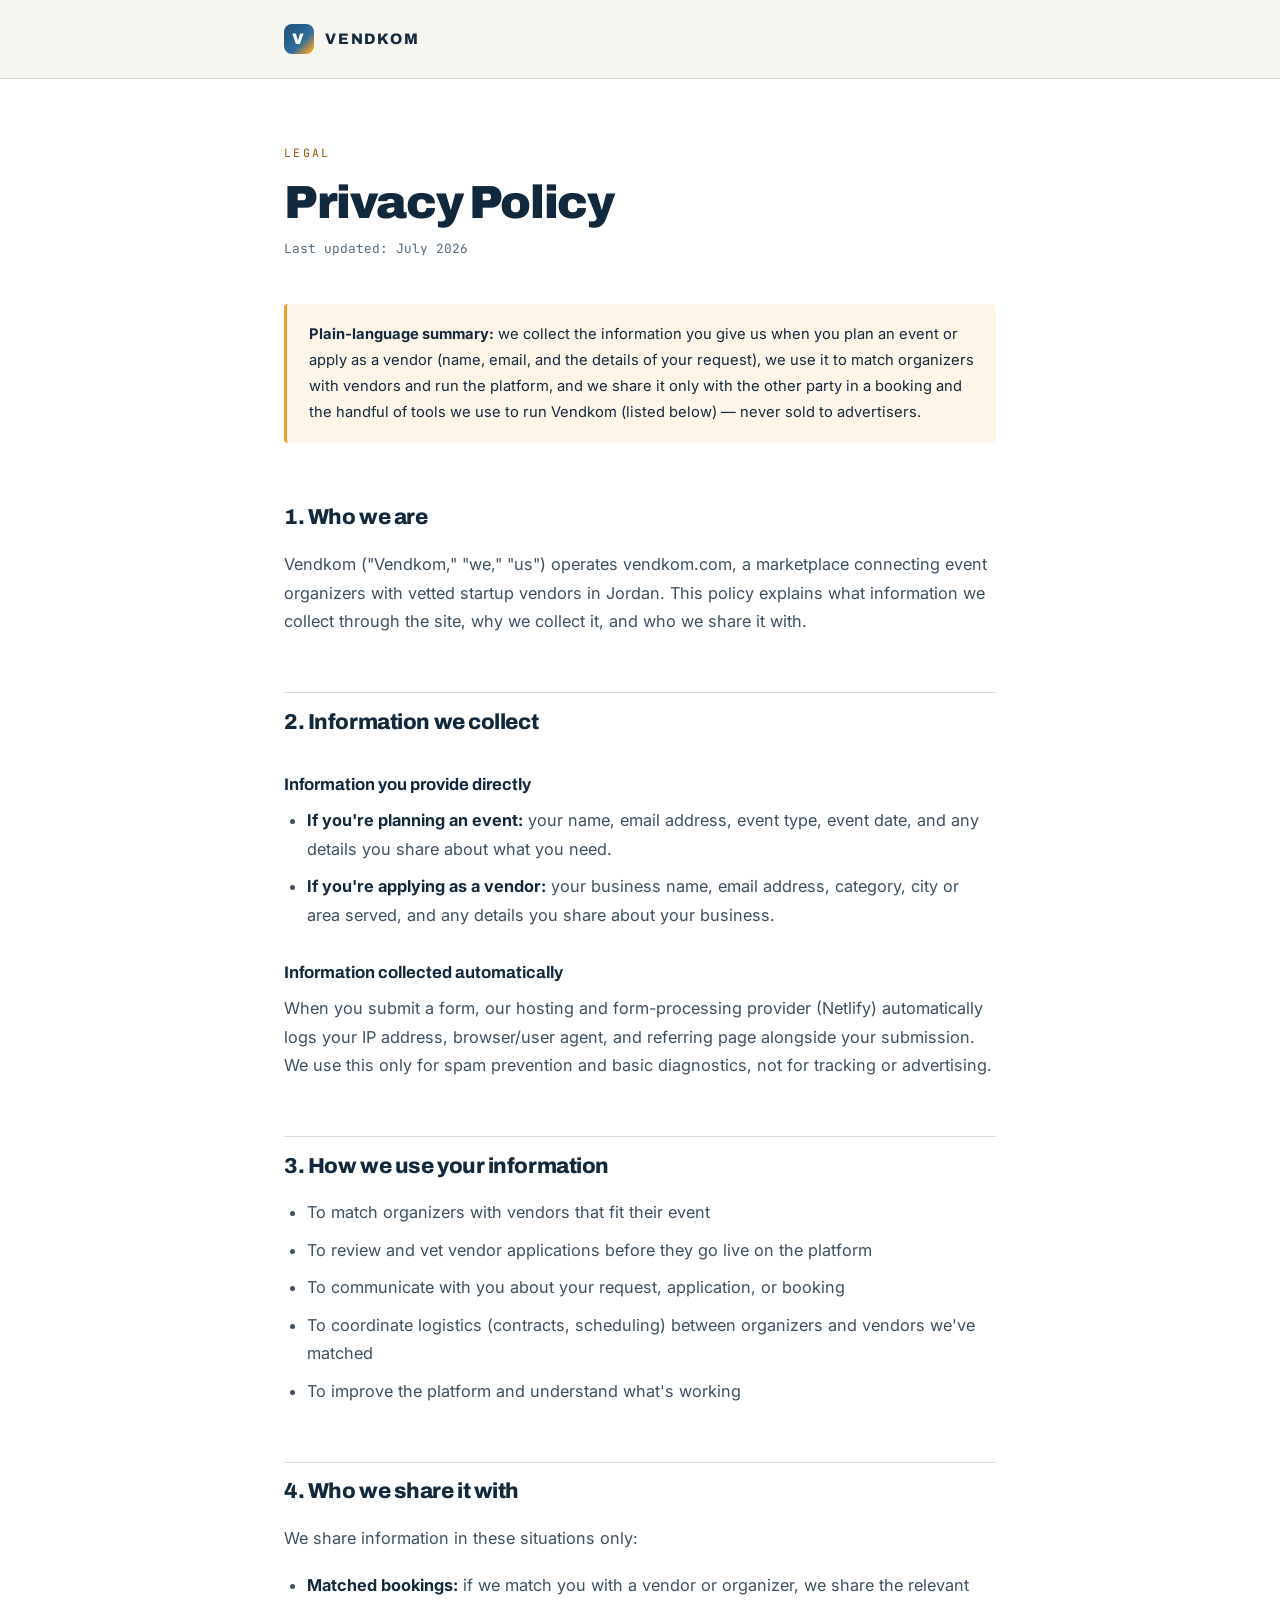
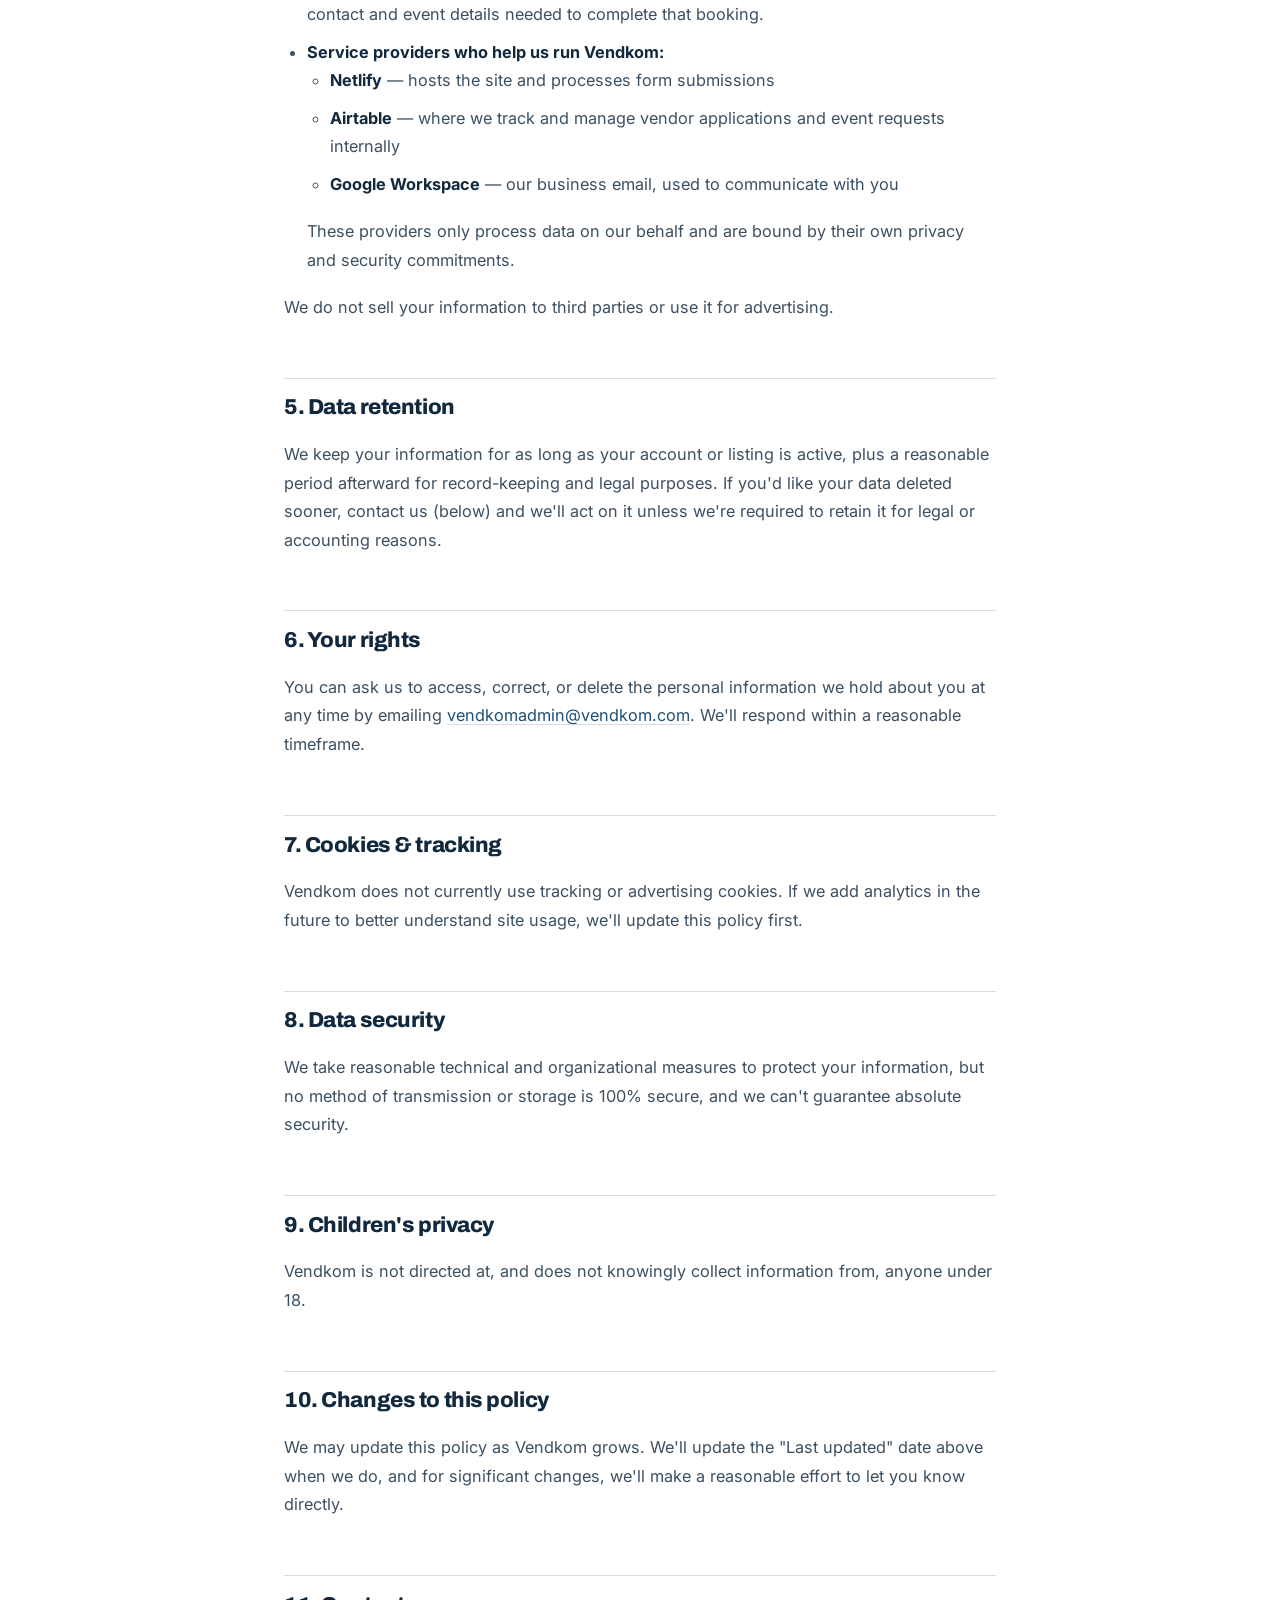
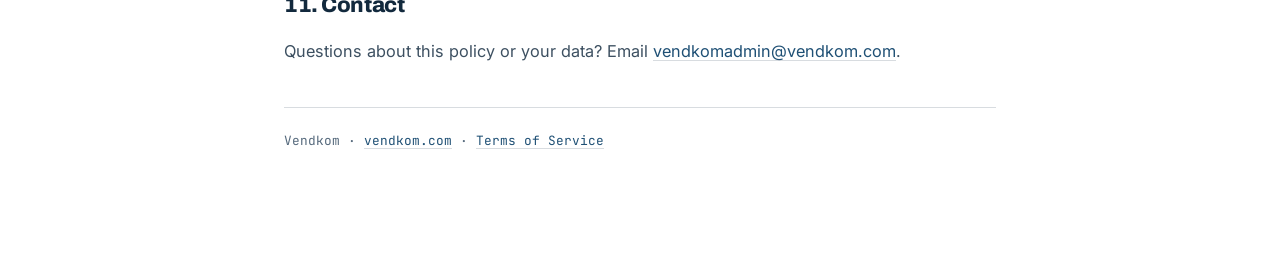
<file: legal/privacy.html>
<!DOCTYPE html>
<html lang="en">
<head>
<meta charset="UTF-8">
<meta name="viewport" content="width=device-width, initial-scale=1.0">
<title>Privacy Policy — Vendkom</title>
<meta name="description" content="How Vendkom collects, uses, and protects your information.">
<link rel="preconnect" href="https://fonts.googleapis.com">
<link rel="preconnect" href="https://fonts.gstatic.com" crossorigin>
<link href="https://fonts.googleapis.com/css2?family=Archivo:wght@800;900&family=JetBrains+Mono:wght@500;600&family=Inter:wght@400;500;600;700&display=swap" rel="stylesheet">
<link rel="stylesheet" href="../css/legal.css">
</head>
<body>

<header class="legal-header">
  <div class="inner">
    <a href="../index.html#top"><span class="mark">V</span></a>
    <a href="../index.html#top">Vendkom</a>
  </div>
</header>

<main class="legal">
  <span class="eyebrow">Legal</span>
  <h1>Privacy Policy</h1>
  <p class="updated">Last updated: July 2026</p>

  <div class="legal-note">
    <strong>Plain-language summary:</strong> we collect the information you give us when you plan an event
    or apply as a vendor (name, email, and the details of your request), we use it to match organizers with
    vendors and run the platform, and we share it only with the other party in a booking and the handful of
    tools we use to run Vendkom (listed below) — never sold to advertisers.
  </div>

  <h2>1. Who we are</h2>
  <p>
    Vendkom ("Vendkom," "we," "us") operates vendkom.com, a marketplace connecting event organizers with
    vetted startup vendors in Jordan. This policy explains what information we collect through the site,
    why we collect it, and who we share it with.
  </p>

  <h2>2. Information we collect</h2>
  <h3>Information you provide directly</h3>
  <ul>
    <li><strong>If you're planning an event:</strong> your name, email address, event type, event date, and any details you share about what you need.</li>
    <li><strong>If you're applying as a vendor:</strong> your business name, email address, category, city or area served, and any details you share about your business.</li>
  </ul>
  <h3>Information collected automatically</h3>
  <p>
    When you submit a form, our hosting and form-processing provider (Netlify) automatically logs your
    IP address, browser/user agent, and referring page alongside your submission. We use this only for
    spam prevention and basic diagnostics, not for tracking or advertising.
  </p>

  <h2>3. How we use your information</h2>
  <ul>
    <li>To match organizers with vendors that fit their event</li>
    <li>To review and vet vendor applications before they go live on the platform</li>
    <li>To communicate with you about your request, application, or booking</li>
    <li>To coordinate logistics (contracts, scheduling) between organizers and vendors we've matched</li>
    <li>To improve the platform and understand what's working</li>
  </ul>

  <h2>4. Who we share it with</h2>
  <p>We share information in these situations only:</p>
  <ul>
    <li><strong>Matched bookings:</strong> if we match you with a vendor or organizer, we share the relevant contact and event details needed to complete that booking.</li>
    <li><strong>Service providers who help us run Vendkom:</strong>
      <ul>
        <li><strong>Netlify</strong> — hosts the site and processes form submissions</li>
        <li><strong>Airtable</strong> — where we track and manage vendor applications and event requests internally</li>
        <li><strong>Google Workspace</strong> — our business email, used to communicate with you</li>
      </ul>
      These providers only process data on our behalf and are bound by their own privacy and security commitments.
    </li>
  </ul>
  <p>We do not sell your information to third parties or use it for advertising.</p>

  <h2>5. Data retention</h2>
  <p>
    We keep your information for as long as your account or listing is active, plus a reasonable period
    afterward for record-keeping and legal purposes. If you'd like your data deleted sooner, contact us
    (below) and we'll act on it unless we're required to retain it for legal or accounting reasons.
  </p>

  <h2>6. Your rights</h2>
  <p>
    You can ask us to access, correct, or delete the personal information we hold about you at any time
    by emailing <a href="mailto:vendkomadmin@vendkom.com">vendkomadmin@vendkom.com</a>. We'll respond within
    a reasonable timeframe.
  </p>

  <h2>7. Cookies &amp; tracking</h2>
  <p>
    Vendkom does not currently use tracking or advertising cookies. If we add analytics in the future to
    better understand site usage, we'll update this policy first.
  </p>

  <h2>8. Data security</h2>
  <p>
    We take reasonable technical and organizational measures to protect your information, but no method
    of transmission or storage is 100% secure, and we can't guarantee absolute security.
  </p>

  <h2>9. Children's privacy</h2>
  <p>Vendkom is not directed at, and does not knowingly collect information from, anyone under 18.</p>

  <h2>10. Changes to this policy</h2>
  <p>
    We may update this policy as Vendkom grows. We'll update the "Last updated" date above when we do, and
    for significant changes, we'll make a reasonable effort to let you know directly.
  </p>

  <h2>11. Contact</h2>
  <p>
    Questions about this policy or your data? Email <a href="mailto:vendkomadmin@vendkom.com">vendkomadmin@vendkom.com</a>.
  </p>

  <div class="legal-footer">
    Vendkom &middot; <a href="../index.html#top">vendkom.com</a> &middot; <a href="terms.html">Terms of Service</a>
  </div>
</main>

</body>
</html>
</file>
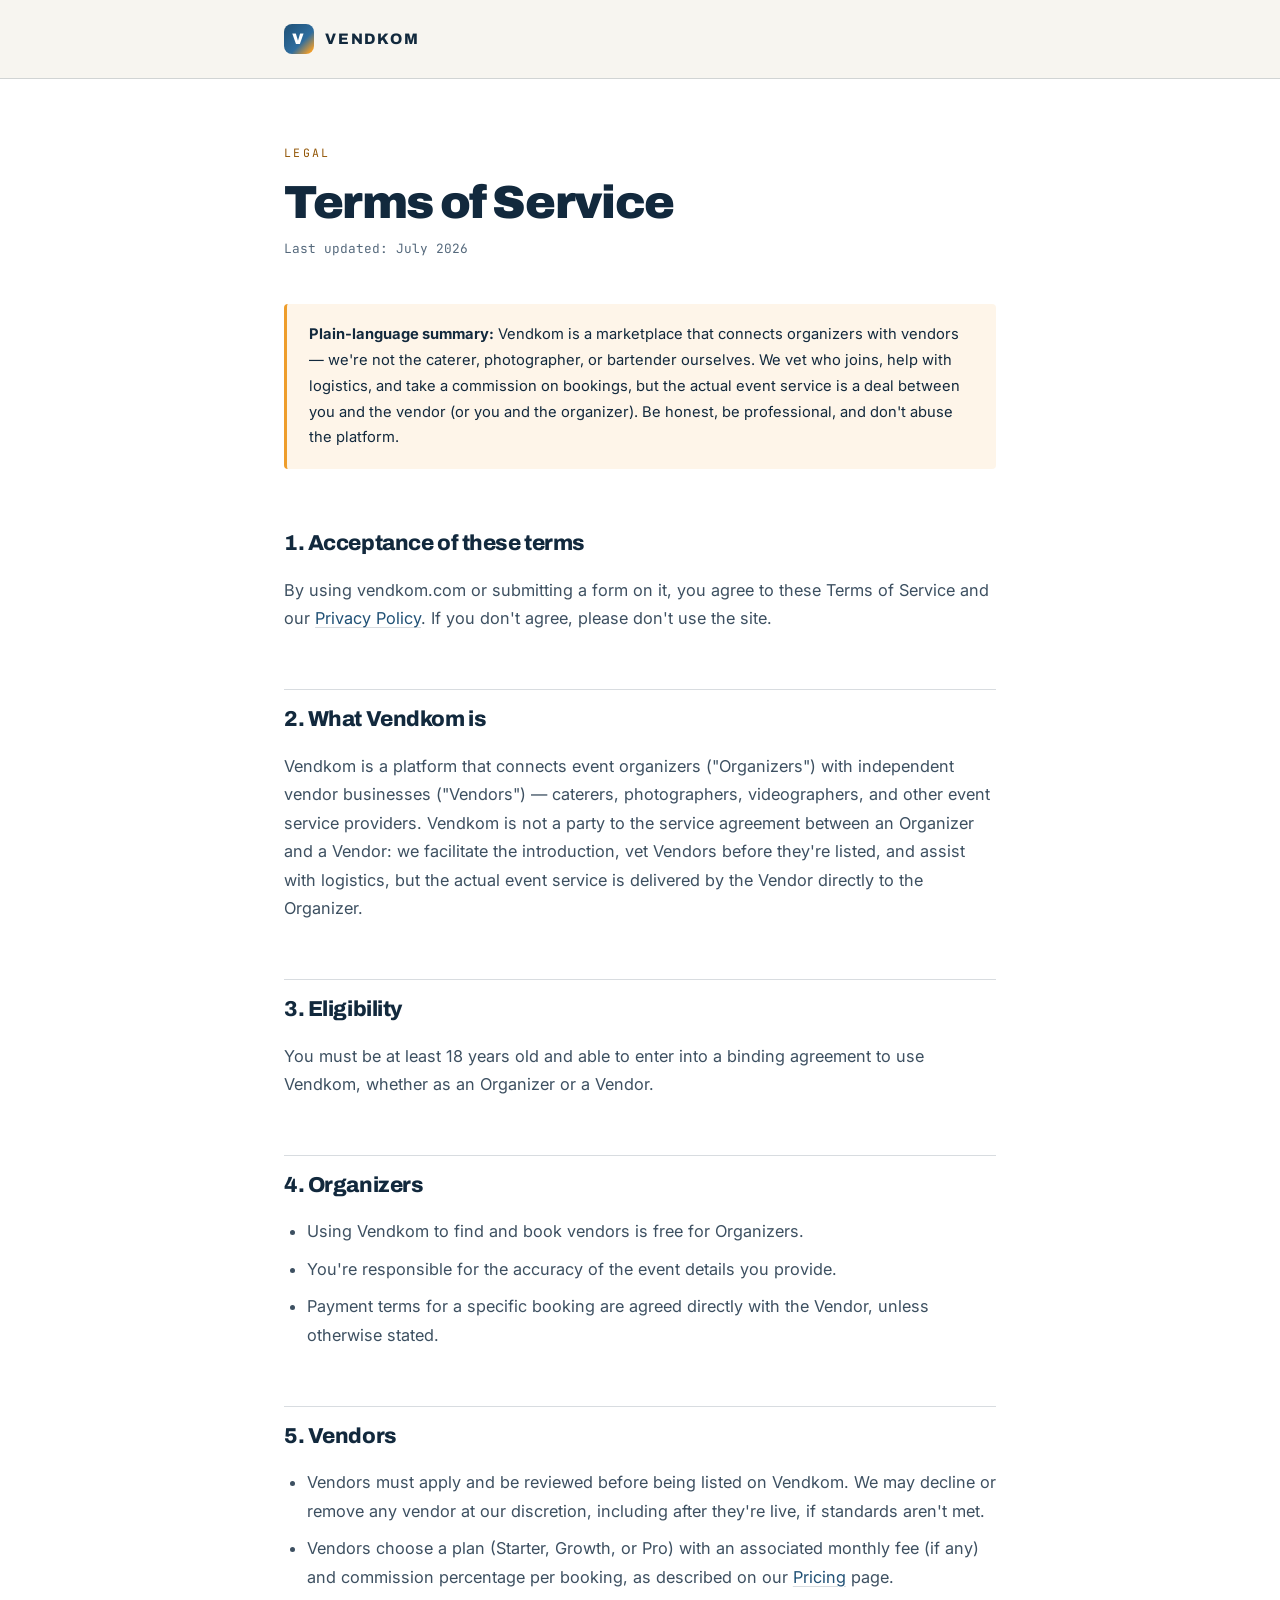
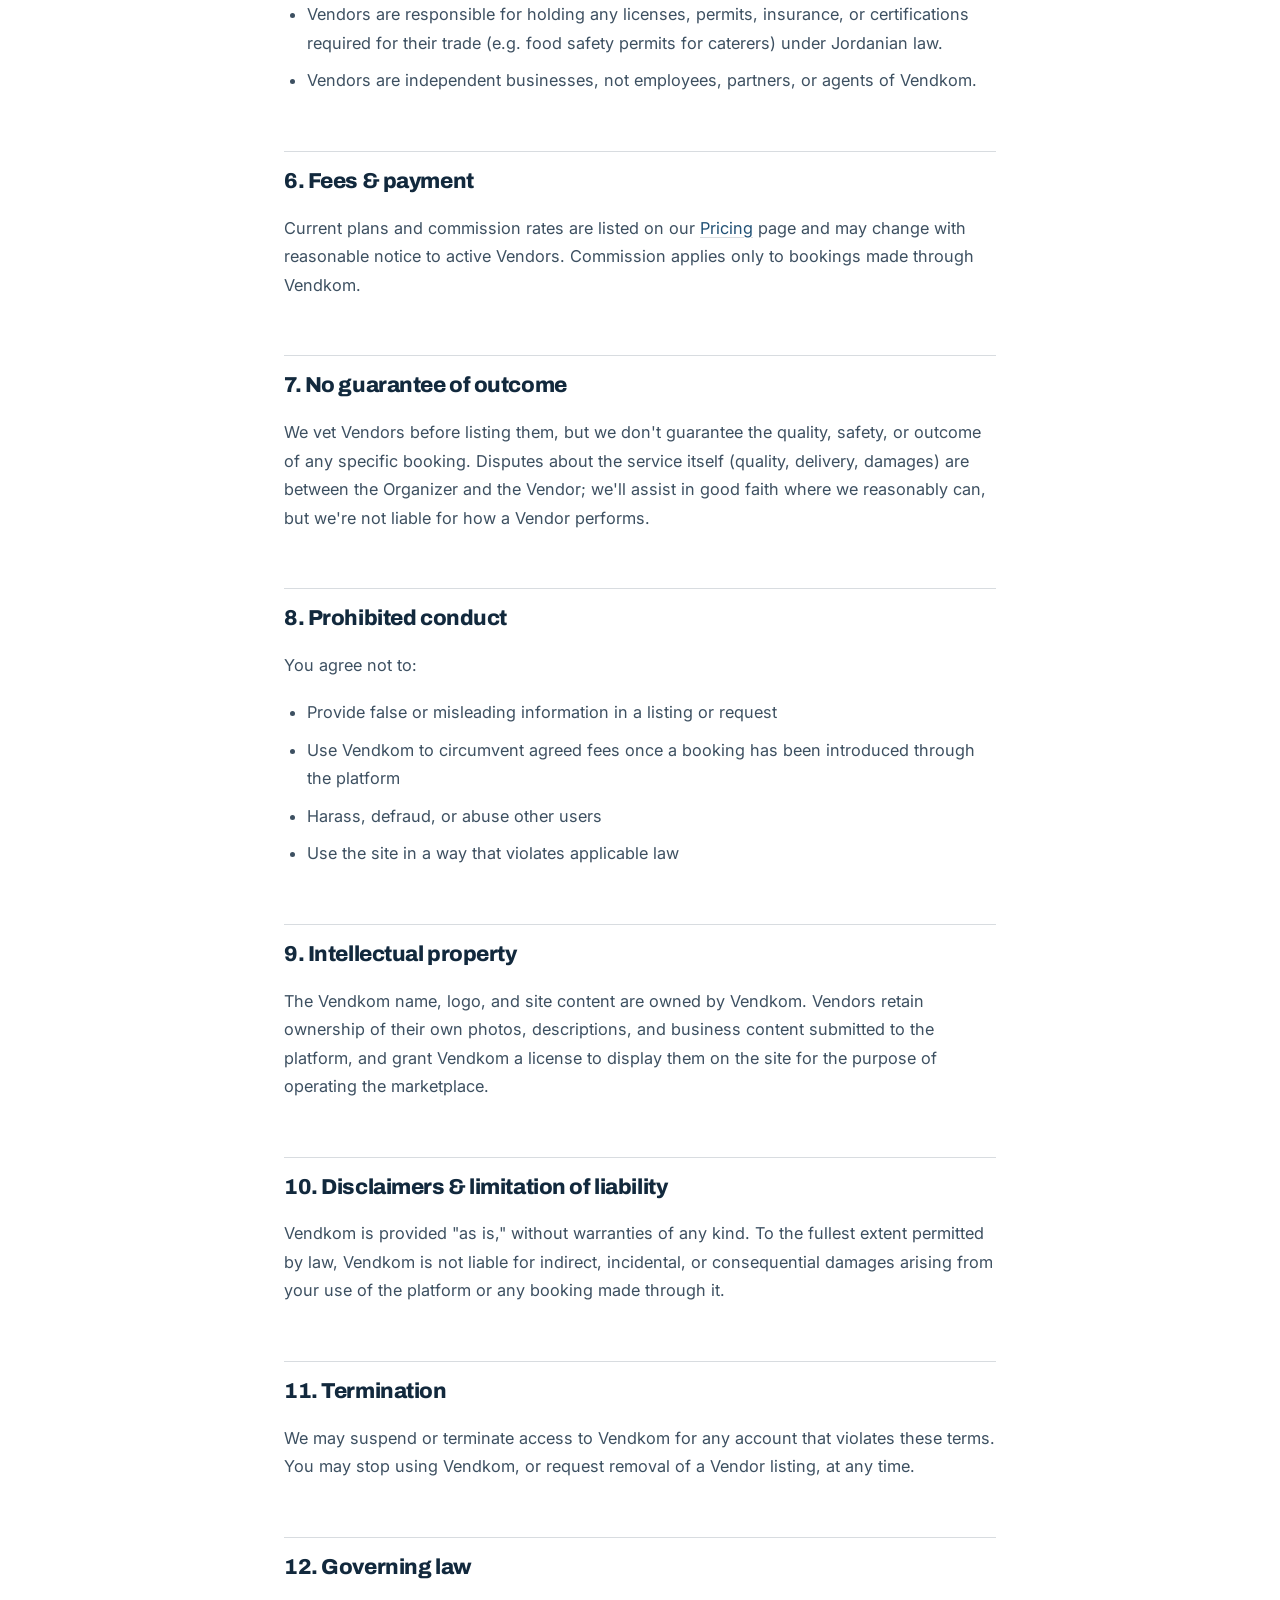
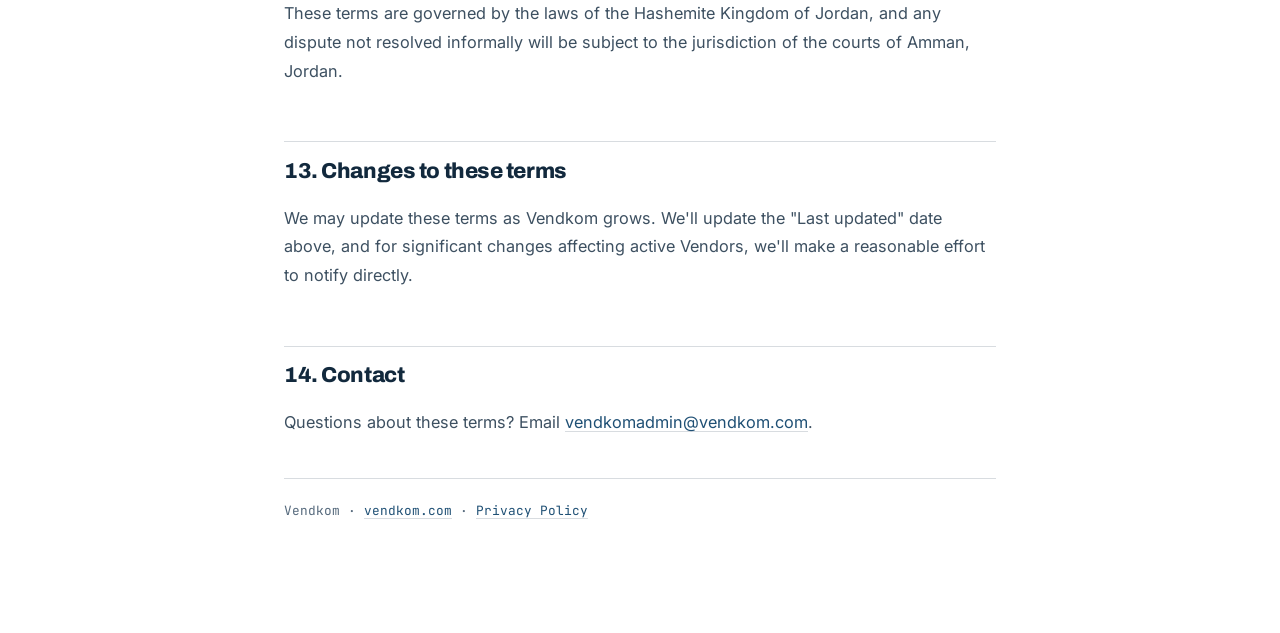
<file: legal/terms.html>
<!DOCTYPE html>
<html lang="en">
<head>
<meta charset="UTF-8">
<meta name="viewport" content="width=device-width, initial-scale=1.0">
<title>Terms of Service — Vendkom</title>
<meta name="description" content="The terms that govern your use of Vendkom.">
<link rel="preconnect" href="https://fonts.googleapis.com">
<link rel="preconnect" href="https://fonts.gstatic.com" crossorigin>
<link href="https://fonts.googleapis.com/css2?family=Archivo:wght@800;900&family=JetBrains+Mono:wght@500;600&family=Inter:wght@400;500;600;700&display=swap" rel="stylesheet">
<link rel="stylesheet" href="../css/legal.css">
</head>
<body>

<header class="legal-header">
  <div class="inner">
    <a href="../index.html#top"><span class="mark">V</span></a>
    <a href="../index.html#top">Vendkom</a>
  </div>
</header>

<main class="legal">
  <span class="eyebrow">Legal</span>
  <h1>Terms of Service</h1>
  <p class="updated">Last updated: July 2026</p>

  <div class="legal-note">
    <strong>Plain-language summary:</strong> Vendkom is a marketplace that connects organizers with vendors —
    we're not the caterer, photographer, or bartender ourselves. We vet who joins, help with logistics, and
    take a commission on bookings, but the actual event service is a deal between you and the vendor (or you
    and the organizer). Be honest, be professional, and don't abuse the platform.
  </div>

  <h2>1. Acceptance of these terms</h2>
  <p>
    By using vendkom.com or submitting a form on it, you agree to these Terms of Service and our
    <a href="privacy.html">Privacy Policy</a>. If you don't agree, please don't use the site.
  </p>

  <h2>2. What Vendkom is</h2>
  <p>
    Vendkom is a platform that connects event organizers ("Organizers") with independent vendor businesses
    ("Vendors") — caterers, photographers, videographers, and other event service providers. Vendkom is not
    a party to the service agreement between an Organizer and a Vendor: we facilitate the introduction,
    vet Vendors before they're listed, and assist with logistics, but the actual event service is delivered
    by the Vendor directly to the Organizer.
  </p>

  <h2>3. Eligibility</h2>
  <p>
    You must be at least 18 years old and able to enter into a binding agreement to use Vendkom, whether
    as an Organizer or a Vendor.
  </p>

  <h2>4. Organizers</h2>
  <ul>
    <li>Using Vendkom to find and book vendors is free for Organizers.</li>
    <li>You're responsible for the accuracy of the event details you provide.</li>
    <li>Payment terms for a specific booking are agreed directly with the Vendor, unless otherwise stated.</li>
  </ul>

  <h2>5. Vendors</h2>
  <ul>
    <li>Vendors must apply and be reviewed before being listed on Vendkom. We may decline or remove any vendor at our discretion, including after they're live, if standards aren't met.</li>
    <li>Vendors choose a plan (Starter, Growth, or Pro) with an associated monthly fee (if any) and commission percentage per booking, as described on our <a href="../index.html#pricing">Pricing</a> page.</li>
    <li>Vendors are responsible for holding any licenses, permits, insurance, or certifications required for their trade (e.g. food safety permits for caterers) under Jordanian law.</li>
    <li>Vendors are independent businesses, not employees, partners, or agents of Vendkom.</li>
  </ul>

  <h2>6. Fees &amp; payment</h2>
  <p>
    Current plans and commission rates are listed on our <a href="../index.html#pricing">Pricing</a> page
    and may change with reasonable notice to active Vendors. Commission applies only to bookings made
    through Vendkom.
  </p>

  <h2>7. No guarantee of outcome</h2>
  <p>
    We vet Vendors before listing them, but we don't guarantee the quality, safety, or outcome of any
    specific booking. Disputes about the service itself (quality, delivery, damages) are between the
    Organizer and the Vendor; we'll assist in good faith where we reasonably can, but we're not liable
    for how a Vendor performs.
  </p>

  <h2>8. Prohibited conduct</h2>
  <p>You agree not to:</p>
  <ul>
    <li>Provide false or misleading information in a listing or request</li>
    <li>Use Vendkom to circumvent agreed fees once a booking has been introduced through the platform</li>
    <li>Harass, defraud, or abuse other users</li>
    <li>Use the site in a way that violates applicable law</li>
  </ul>

  <h2>9. Intellectual property</h2>
  <p>
    The Vendkom name, logo, and site content are owned by Vendkom. Vendors retain ownership of their own
    photos, descriptions, and business content submitted to the platform, and grant Vendkom a license to
    display them on the site for the purpose of operating the marketplace.
  </p>

  <h2>10. Disclaimers &amp; limitation of liability</h2>
  <p>
    Vendkom is provided "as is," without warranties of any kind. To the fullest extent permitted by law,
    Vendkom is not liable for indirect, incidental, or consequential damages arising from your use of the
    platform or any booking made through it.
  </p>

  <h2>11. Termination</h2>
  <p>
    We may suspend or terminate access to Vendkom for any account that violates these terms. You may stop
    using Vendkom, or request removal of a Vendor listing, at any time.
  </p>

  <h2>12. Governing law</h2>
  <p>
    These terms are governed by the laws of the Hashemite Kingdom of Jordan, and any dispute not resolved
    informally will be subject to the jurisdiction of the courts of Amman, Jordan.
  </p>

  <h2>13. Changes to these terms</h2>
  <p>
    We may update these terms as Vendkom grows. We'll update the "Last updated" date above, and for
    significant changes affecting active Vendors, we'll make a reasonable effort to notify directly.
  </p>

  <h2>14. Contact</h2>
  <p>Questions about these terms? Email <a href="mailto:vendkomadmin@vendkom.com">vendkomadmin@vendkom.com</a>.</p>

  <div class="legal-footer">
    Vendkom &middot; <a href="../index.html#top">vendkom.com</a> &middot; <a href="privacy.html">Privacy Policy</a>
  </div>
</main>

</body>
</html>
</file>
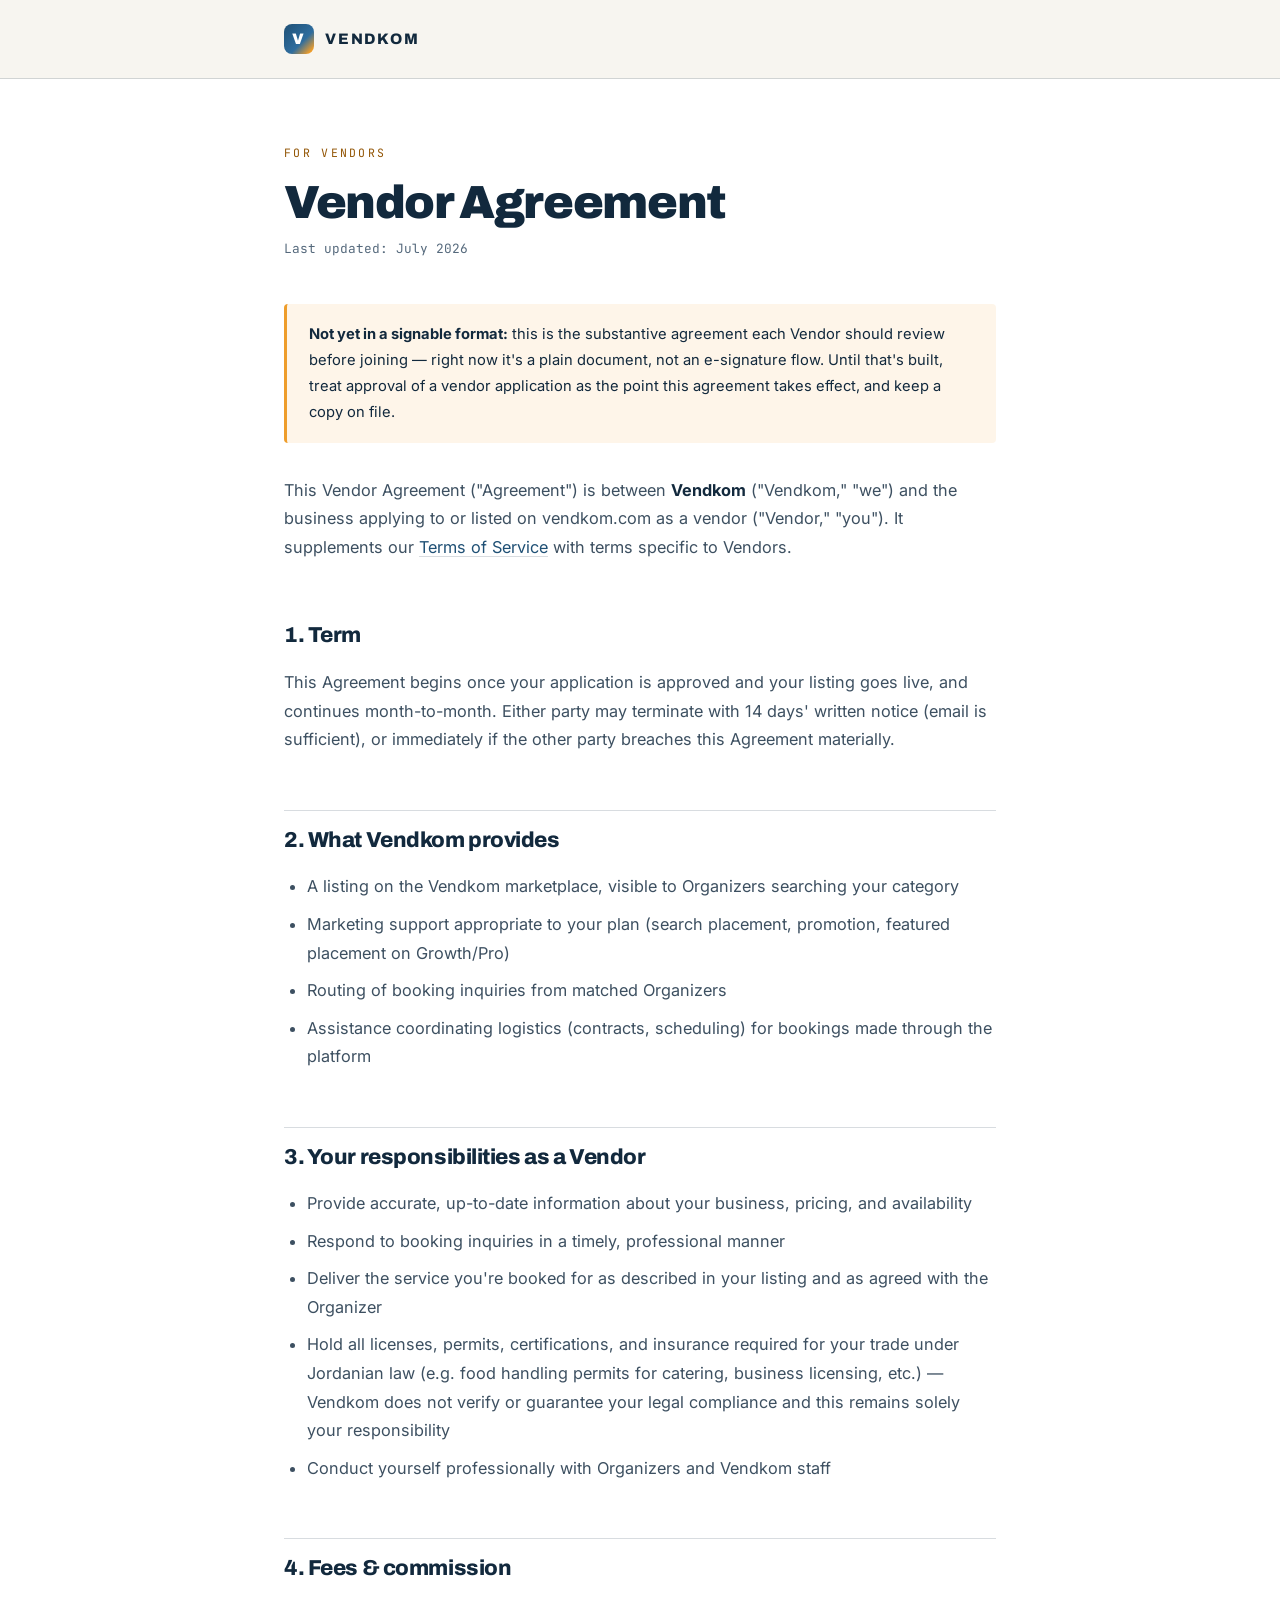
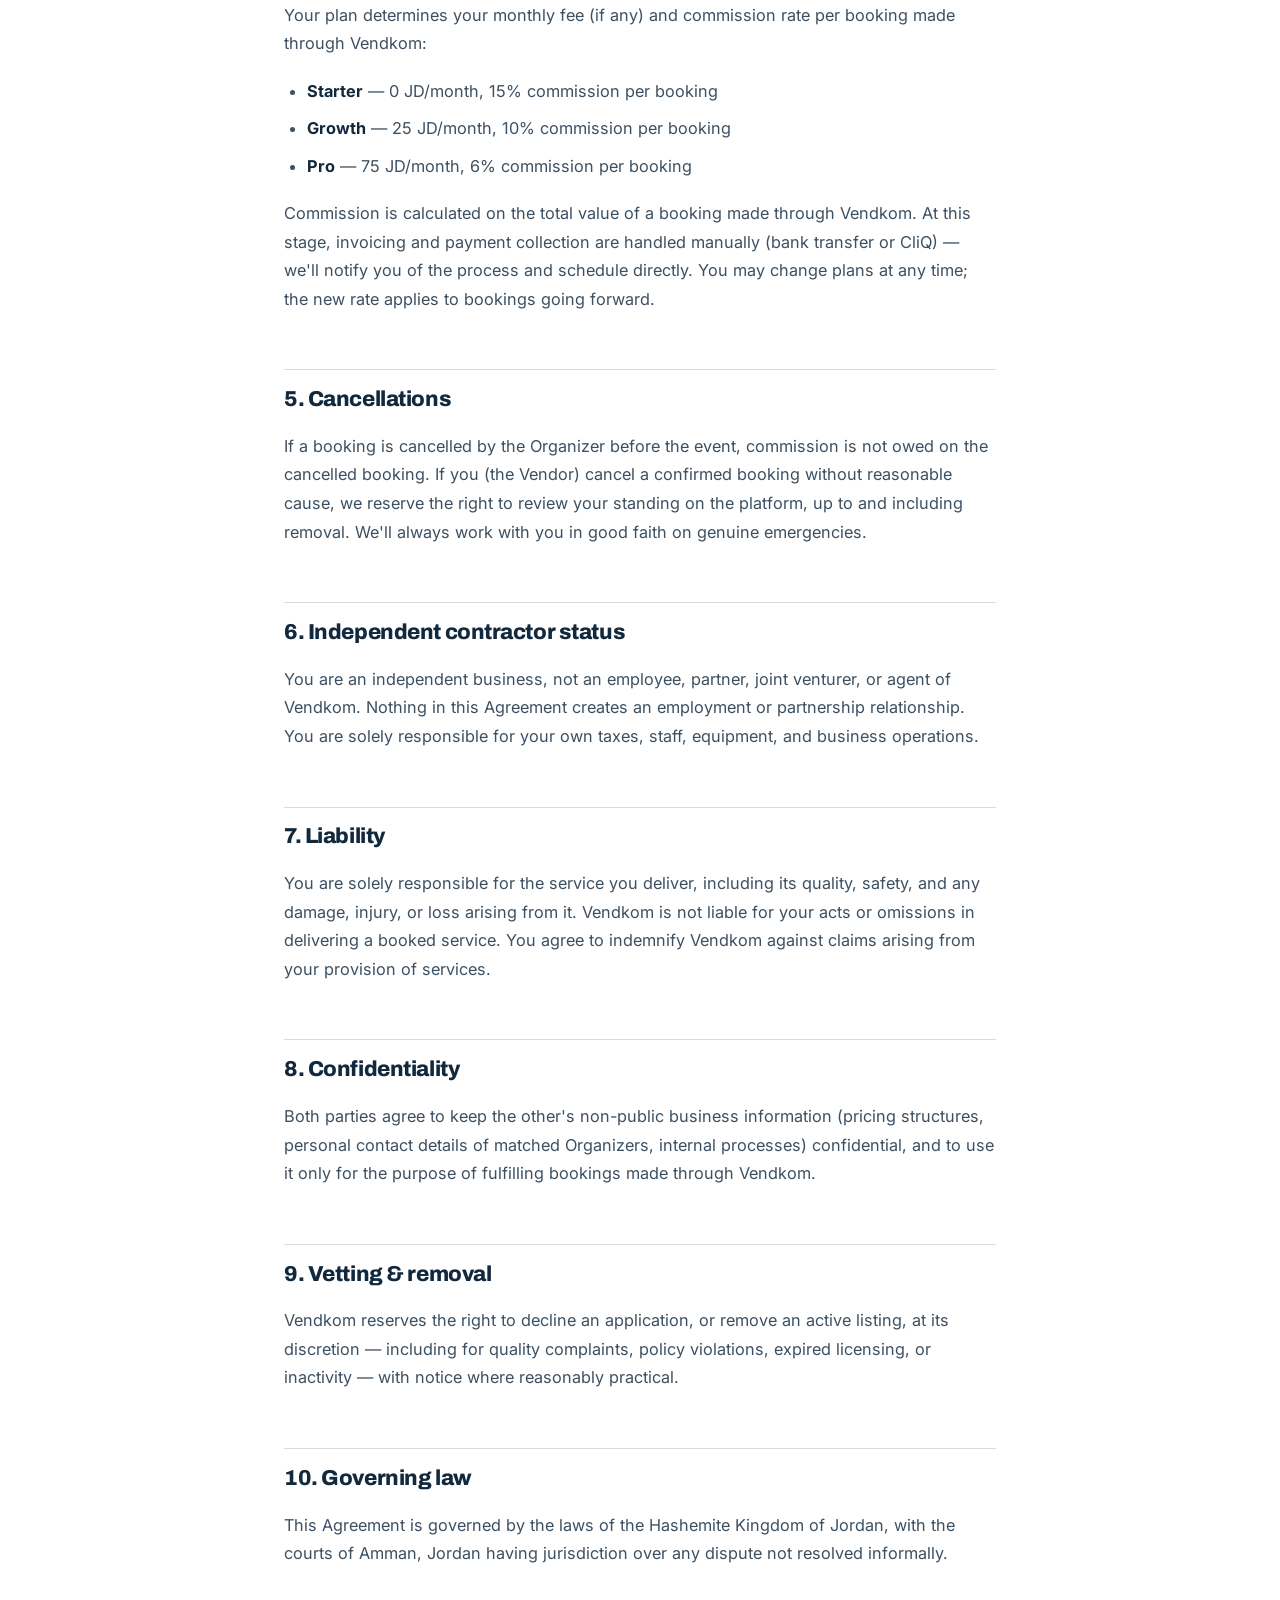
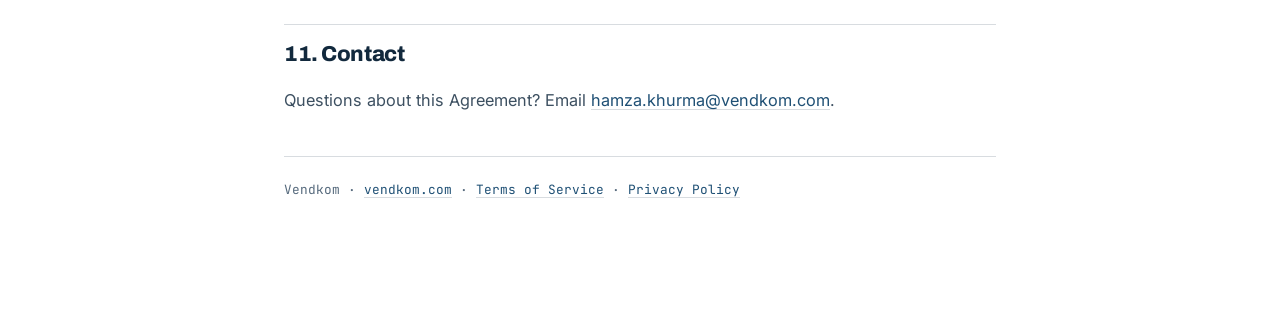
<file: legal/vendor-agreement.html>
<!DOCTYPE html>
<html lang="en">
<head>
<meta charset="UTF-8">
<meta name="viewport" content="width=device-width, initial-scale=1.0">
<title>Vendor Agreement — Vendkom</title>
<meta name="description" content="The agreement between Vendkom and vendors joining the marketplace.">
<meta name="robots" content="noindex">
<link rel="preconnect" href="https://fonts.googleapis.com">
<link rel="preconnect" href="https://fonts.gstatic.com" crossorigin>
<link href="https://fonts.googleapis.com/css2?family=Archivo:wght@800;900&family=JetBrains+Mono:wght@500;600&family=Inter:wght@400;500;600;700&display=swap" rel="stylesheet">
<link rel="stylesheet" href="../css/legal.css">
</head>
<body>

<header class="legal-header">
  <div class="inner">
    <a href="../index.html#top"><span class="mark">V</span></a>
    <a href="../index.html#top">Vendkom</a>
  </div>
</header>

<main class="legal">
  <span class="eyebrow">For vendors</span>
  <h1>Vendor Agreement</h1>
  <p class="updated">Last updated: July 2026</p>

  <div class="legal-note">
    <strong>Not yet in a signable format:</strong> this is the substantive agreement each Vendor should review
    before joining — right now it's a plain document, not an e-signature flow. Until that's built, treat
    approval of a vendor application as the point this agreement takes effect, and keep a copy on file.
  </div>

  <p>
    This Vendor Agreement ("Agreement") is between <strong>Vendkom</strong> ("Vendkom," "we") and the
    business applying to or listed on vendkom.com as a vendor ("Vendor," "you"). It supplements our
    <a href="terms.html">Terms of Service</a> with terms specific to Vendors.
  </p>

  <h2>1. Term</h2>
  <p>
    This Agreement begins once your application is approved and your listing goes live, and continues
    month-to-month. Either party may terminate with 14 days' written notice (email is sufficient), or
    immediately if the other party breaches this Agreement materially.
  </p>

  <h2>2. What Vendkom provides</h2>
  <ul>
    <li>A listing on the Vendkom marketplace, visible to Organizers searching your category</li>
    <li>Marketing support appropriate to your plan (search placement, promotion, featured placement on Growth/Pro)</li>
    <li>Routing of booking inquiries from matched Organizers</li>
    <li>Assistance coordinating logistics (contracts, scheduling) for bookings made through the platform</li>
  </ul>

  <h2>3. Your responsibilities as a Vendor</h2>
  <ul>
    <li>Provide accurate, up-to-date information about your business, pricing, and availability</li>
    <li>Respond to booking inquiries in a timely, professional manner</li>
    <li>Deliver the service you're booked for as described in your listing and as agreed with the Organizer</li>
    <li>Hold all licenses, permits, certifications, and insurance required for your trade under Jordanian law (e.g. food handling permits for catering, business licensing, etc.) — Vendkom does not verify or guarantee your legal compliance and this remains solely your responsibility</li>
    <li>Conduct yourself professionally with Organizers and Vendkom staff</li>
  </ul>

  <h2>4. Fees &amp; commission</h2>
  <p>Your plan determines your monthly fee (if any) and commission rate per booking made through Vendkom:</p>
  <ul>
    <li><strong>Starter</strong> — 0 JD/month, 15% commission per booking</li>
    <li><strong>Growth</strong> — 25 JD/month, 10% commission per booking</li>
    <li><strong>Pro</strong> — 75 JD/month, 6% commission per booking</li>
  </ul>
  <p>
    Commission is calculated on the total value of a booking made through Vendkom. At this stage,
    invoicing and payment collection are handled manually (bank transfer or CliQ) — we'll notify you of
    the process and schedule directly. You may change plans at any time; the new rate applies to bookings
    going forward.
  </p>

  <h2>5. Cancellations</h2>
  <p>
    If a booking is cancelled by the Organizer before the event, commission is not owed on the cancelled
    booking. If you (the Vendor) cancel a confirmed booking without reasonable cause, we reserve the right
    to review your standing on the platform, up to and including removal. We'll always work with you in
    good faith on genuine emergencies.
  </p>

  <h2>6. Independent contractor status</h2>
  <p>
    You are an independent business, not an employee, partner, joint venturer, or agent of Vendkom.
    Nothing in this Agreement creates an employment or partnership relationship. You are solely
    responsible for your own taxes, staff, equipment, and business operations.
  </p>

  <h2>7. Liability</h2>
  <p>
    You are solely responsible for the service you deliver, including its quality, safety, and any damage,
    injury, or loss arising from it. Vendkom is not liable for your acts or omissions in delivering a
    booked service. You agree to indemnify Vendkom against claims arising from your provision of services.
  </p>

  <h2>8. Confidentiality</h2>
  <p>
    Both parties agree to keep the other's non-public business information (pricing structures, personal
    contact details of matched Organizers, internal processes) confidential, and to use it only for the
    purpose of fulfilling bookings made through Vendkom.
  </p>

  <h2>9. Vetting &amp; removal</h2>
  <p>
    Vendkom reserves the right to decline an application, or remove an active listing, at its discretion —
    including for quality complaints, policy violations, expired licensing, or inactivity — with notice
    where reasonably practical.
  </p>

  <h2>10. Governing law</h2>
  <p>
    This Agreement is governed by the laws of the Hashemite Kingdom of Jordan, with the courts of Amman,
    Jordan having jurisdiction over any dispute not resolved informally.
  </p>

  <h2>11. Contact</h2>
  <p>Questions about this Agreement? Email <a href="mailto:hamza.khurma@vendkom.com">hamza.khurma@vendkom.com</a>.</p>

  <div class="legal-footer">
    Vendkom &middot; <a href="../index.html#top">vendkom.com</a> &middot; <a href="terms.html">Terms of Service</a> &middot; <a href="privacy.html">Privacy Policy</a>
  </div>
</main>

</body>
</html>
</file>
<file: css/legal.css>
/* ==========================================================================
   Vendkom — legal document pages
   Plain, readable, printable. No animation, no scroll tricks — this is the
   one place on the site where getting out of the reader's way matters more
   than the brand's personality. Shares the main site's palette so the pages
   don't feel like a different product, with a longer measure and looser
   leading for sustained reading.
   ========================================================================== */
:root {
  --white: #ffffff;
  --paper: #f7f5f0;
  --ink: #12293d;
  --ink-mute: #3d5061;
  --ink-faint: #55697c;
  --rule: rgba(18, 41, 61, 0.16);
  --blue: #2f6d9e;
  --blue-dp: #1f5075;
  --orange: #ee9d2b;
  --orange-ink: #925505;
  --font-display: 'Archivo', 'Inter', -apple-system, sans-serif;
  --font-body: 'Inter', -apple-system, BlinkMacSystemFont, sans-serif;
  --font-mono: 'JetBrains Mono', ui-monospace, SFMono-Regular, Menlo, monospace;
}
* { box-sizing: border-box; }
body {
  margin: 0;
  background: var(--white);
  color: var(--ink);
  font-family: var(--font-body);
  line-height: 1.75;
  font-size: 1.02rem;
  -webkit-font-smoothing: antialiased;
}
.legal-header {
  border-bottom: 1px solid var(--rule);
  padding: 24px 0;
  background: var(--paper);
}
.legal-header .inner {
  max-width: 760px; margin: 0 auto; padding: 0 24px;
  display: flex; align-items: center; gap: 11px;
}
.legal-header .mark {
  width: 30px; height: 30px; border-radius: 8px;
  background: linear-gradient(135deg, var(--blue-dp) 0%, var(--blue) 60%, var(--orange) 90%);
  color: #ffffff;
  display: inline-flex; align-items: center; justify-content: center;
  font-family: var(--font-display); font-weight: 900; font-size: 0.95rem;
}
.legal-header a {
  color: var(--ink); text-decoration: none;
  font-family: var(--font-display); font-weight: 800;
  text-transform: uppercase; font-size: 0.95rem; letter-spacing: 0.12em;
}
main.legal { max-width: 760px; margin: 0 auto; padding: 64px 24px 110px; }
.legal .eyebrow {
  font-family: var(--font-mono); font-size: 0.72rem;
  text-transform: uppercase; letter-spacing: 0.2em;
  color: var(--orange-ink); margin-bottom: 16px; display: block;
}
main.legal h1 {
  font-family: var(--font-display);
  font-size: clamp(2rem, 4.5vw, 2.9rem);
  font-weight: 900; letter-spacing: -0.03em;
  margin: 0 0 10px; line-height: 1.05;
}
.legal .updated {
  font-family: var(--font-mono); font-size: 0.8rem;
  color: var(--ink-faint); margin-bottom: 44px;
}
main.legal h2 {
  font-family: var(--font-display); font-size: 1.35rem; font-weight: 800;
  letter-spacing: -0.02em;
  margin: 2.6em 0 0.6em; padding-top: 0.5em;
  border-top: 1px solid var(--rule);
}
main.legal h2:first-of-type { border-top: none; padding-top: 0; }
main.legal h3 {
  font-family: var(--font-display); font-size: 1.05rem; font-weight: 700;
  margin: 1.7em 0 0.4em;
}
main.legal p { margin: 0 0 1.15em; color: var(--ink-mute); }
main.legal ul, main.legal ol { margin: 0 0 1.15em; padding-left: 1.4em; }
main.legal li { margin-bottom: 0.55em; color: var(--ink-mute); }
main.legal strong { font-weight: 700; color: var(--ink); }
main.legal a {
  color: var(--blue-dp);
  text-decoration: underline; text-decoration-color: var(--rule);
  text-underline-offset: 3px;
}
main.legal a:hover { color: var(--orange-ink); text-decoration-color: var(--orange); }
.legal-note {
  background: rgba(238, 157, 43, 0.10);
  border-left: 3px solid var(--orange);
  border-radius: 4px;
  padding: 18px 22px; font-size: 0.92rem; margin: 0 0 2.2em;
}
.legal-note strong { color: var(--orange-ink); }
.legal-footer {
  border-top: 1px solid var(--rule);
  margin-top: 3.2em; padding-top: 1.7em;
  font-family: var(--font-mono); font-size: 0.8rem; color: var(--ink-faint);
}
@media print {
  .legal-header { display: none; }
  body { background: #fff; }
  main.legal a { color: #111; }
}
</file>
